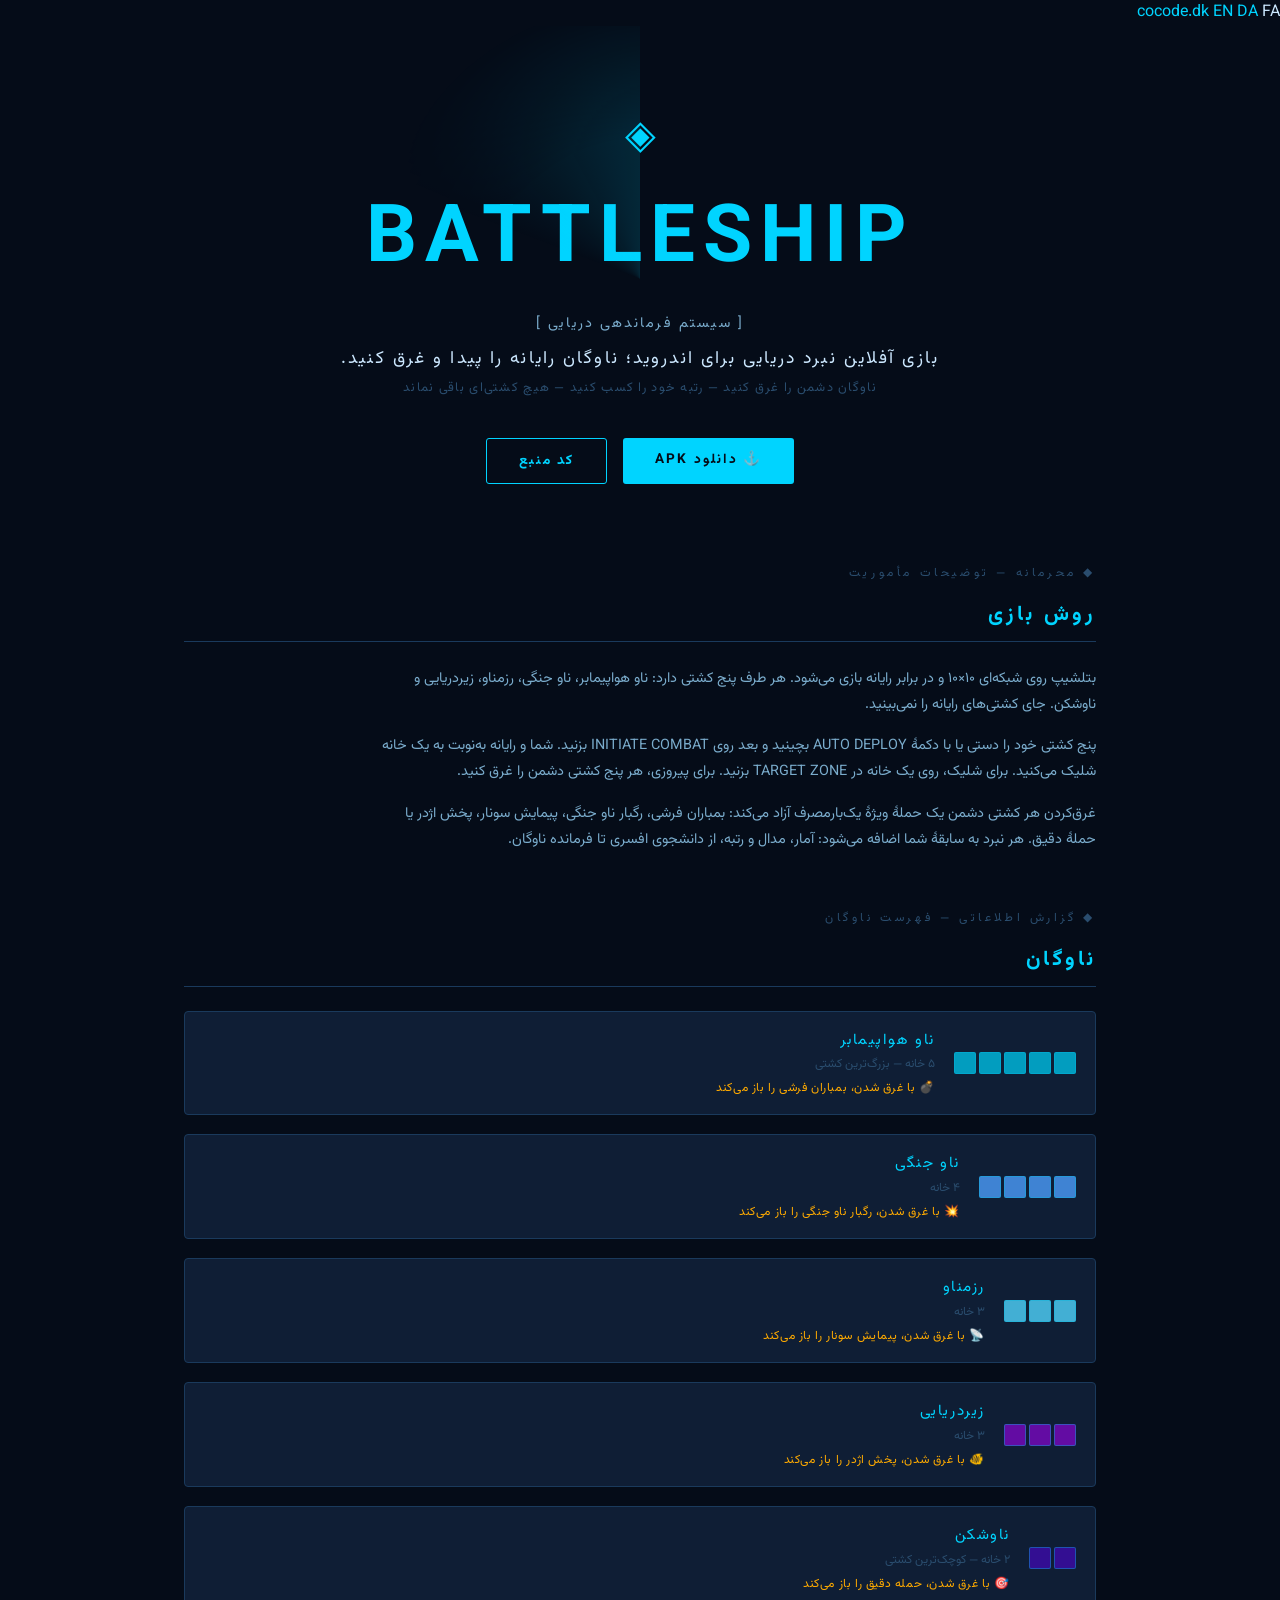
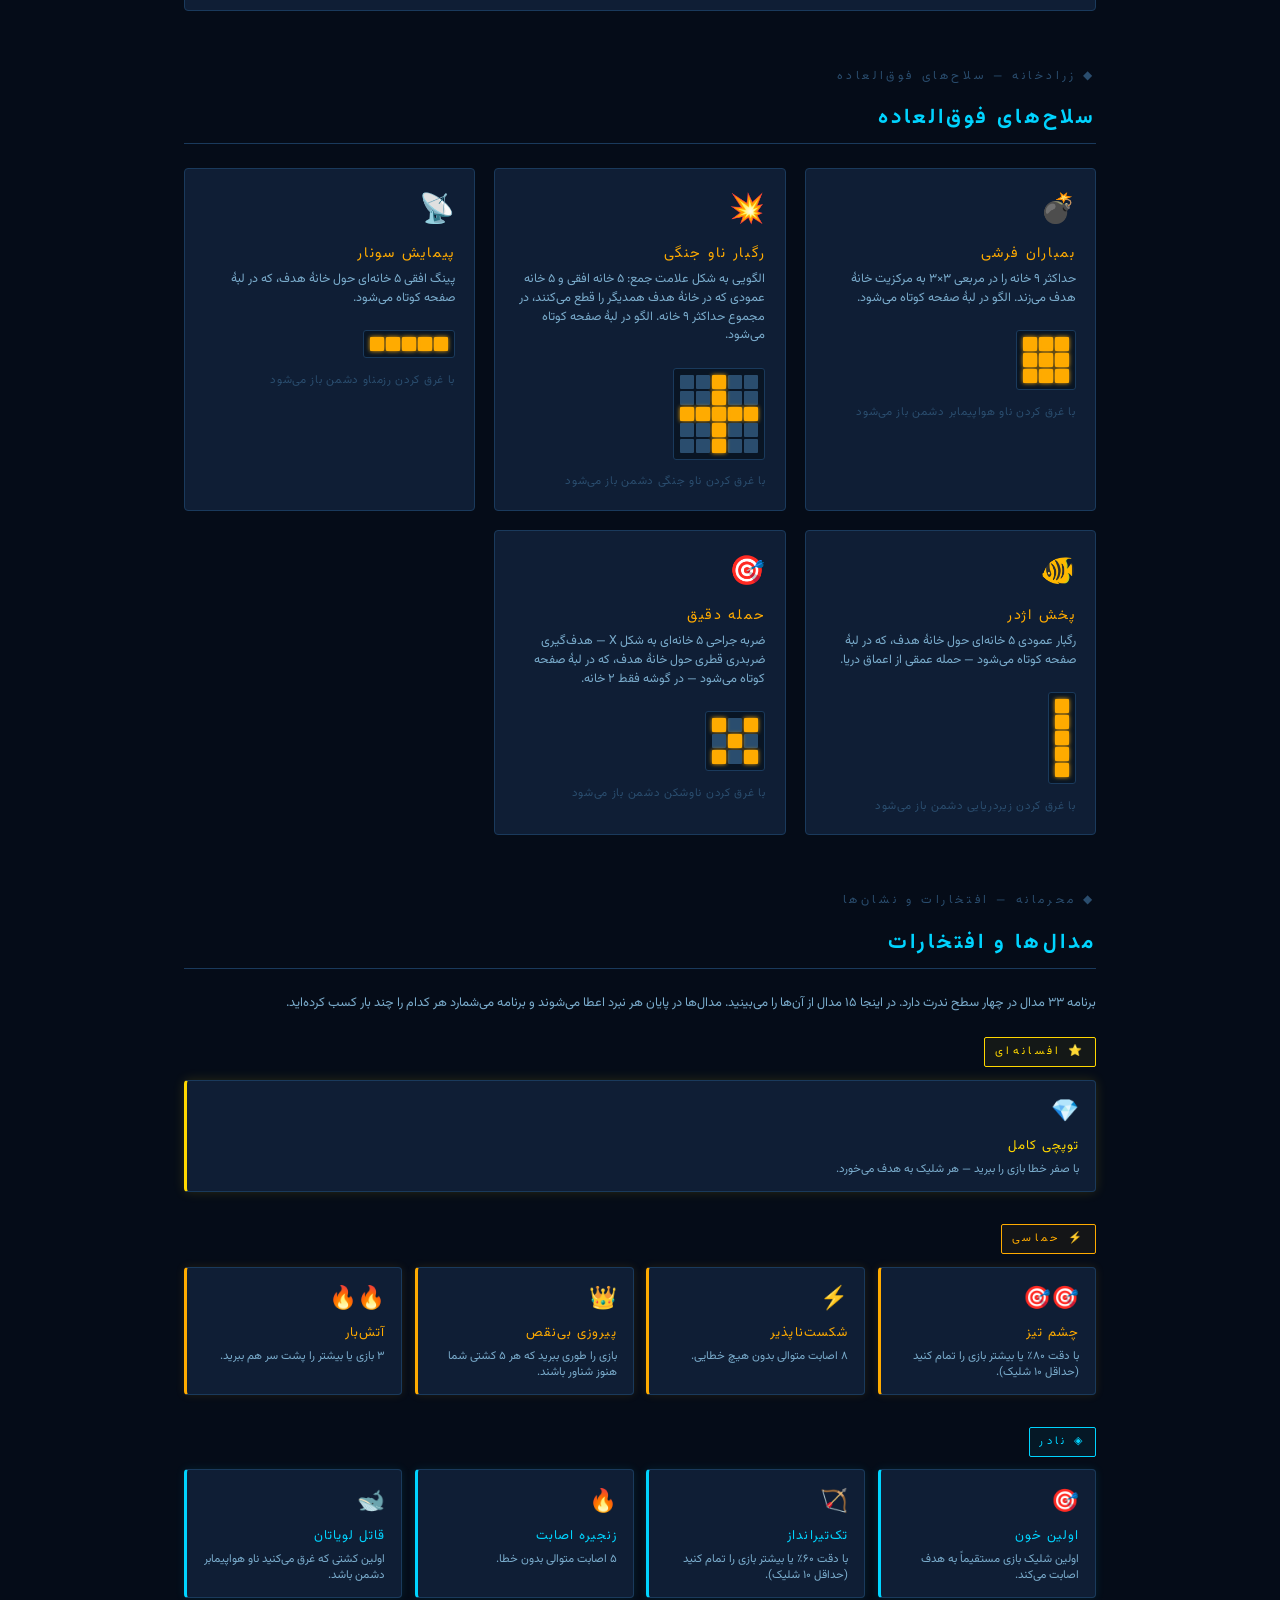
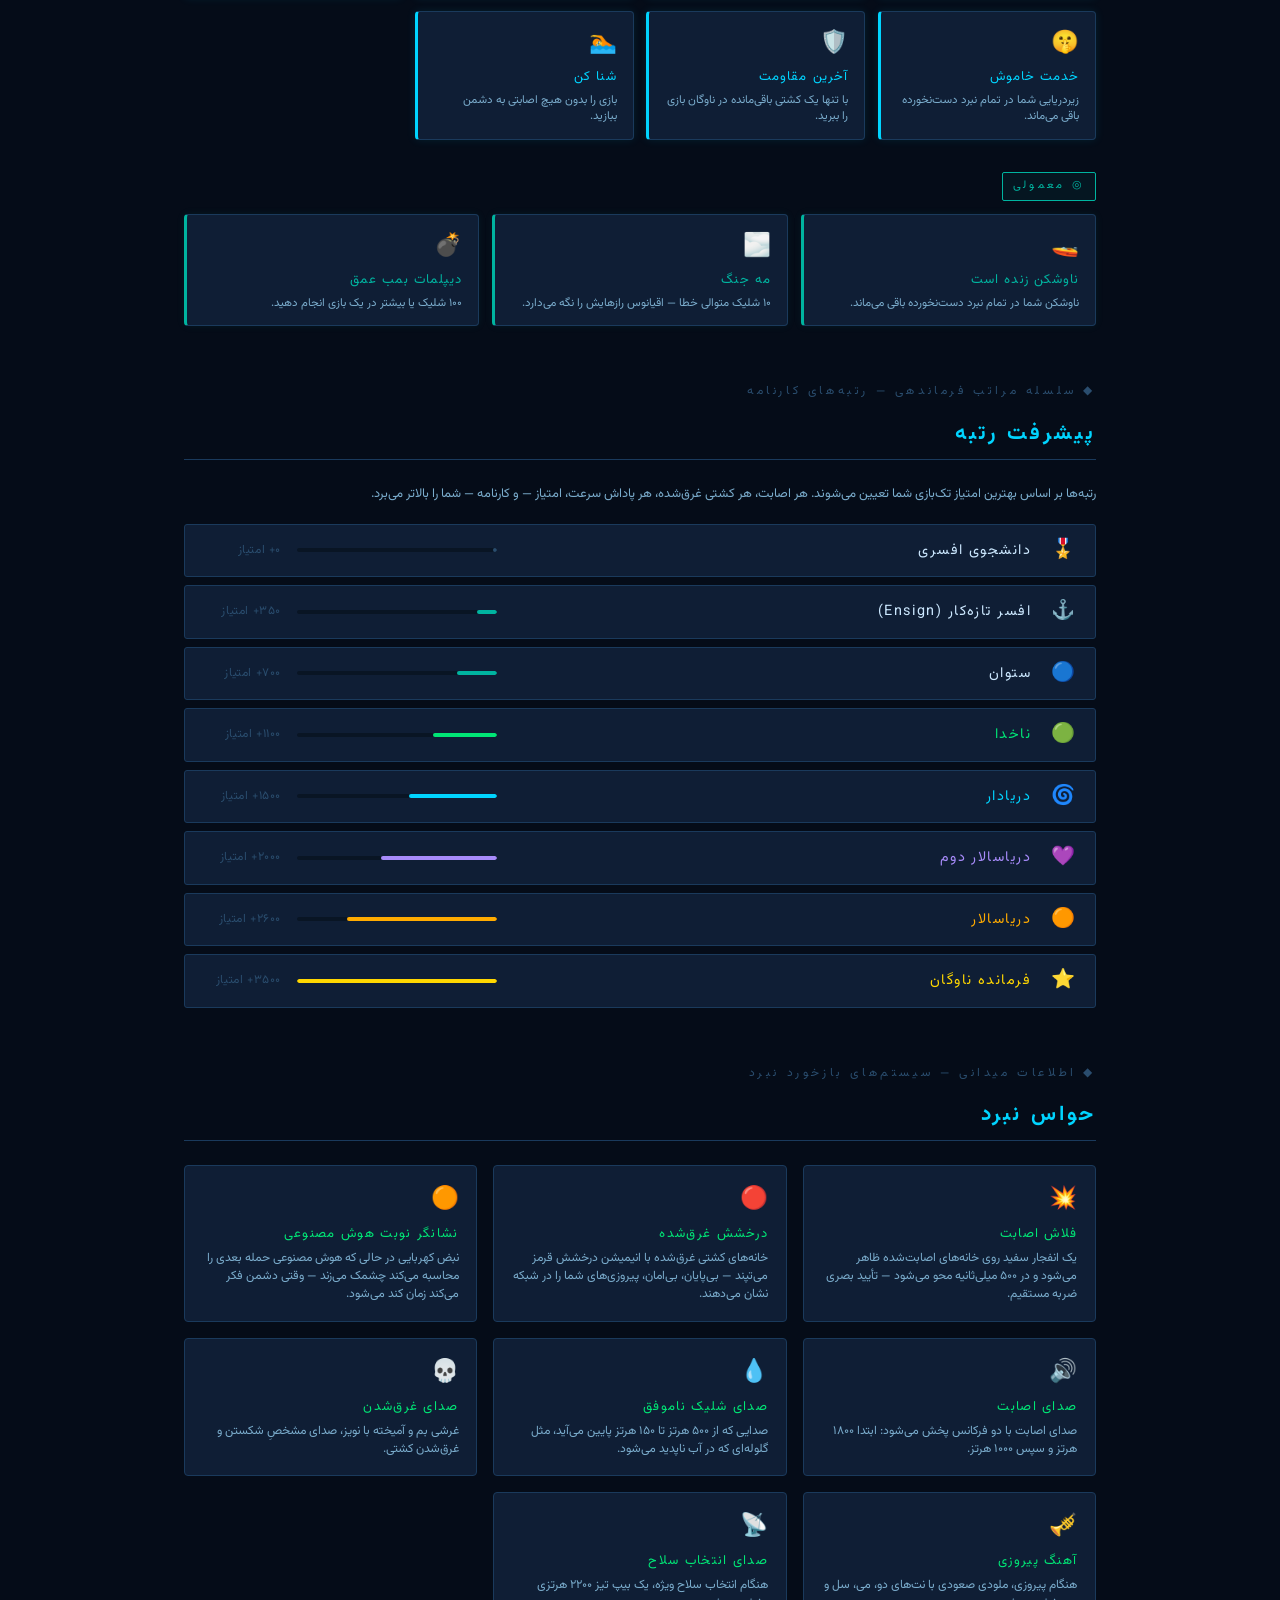
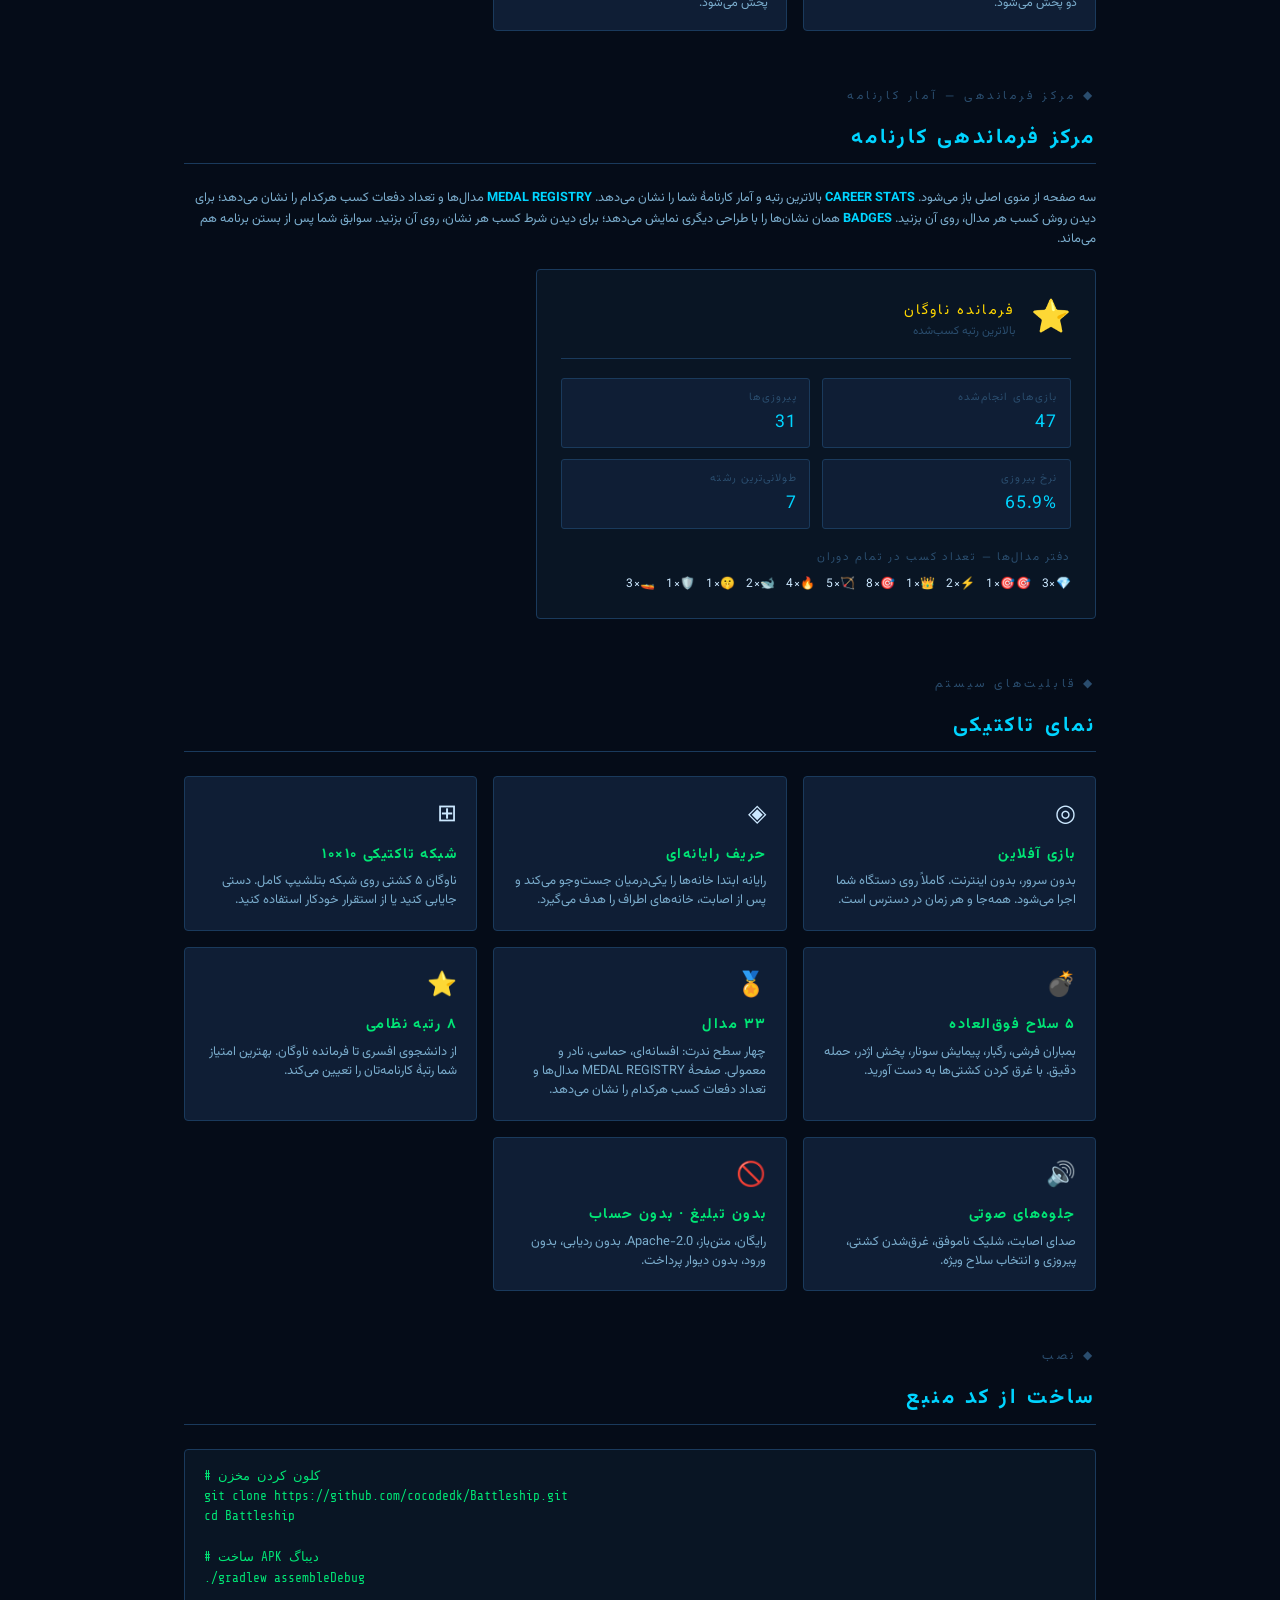
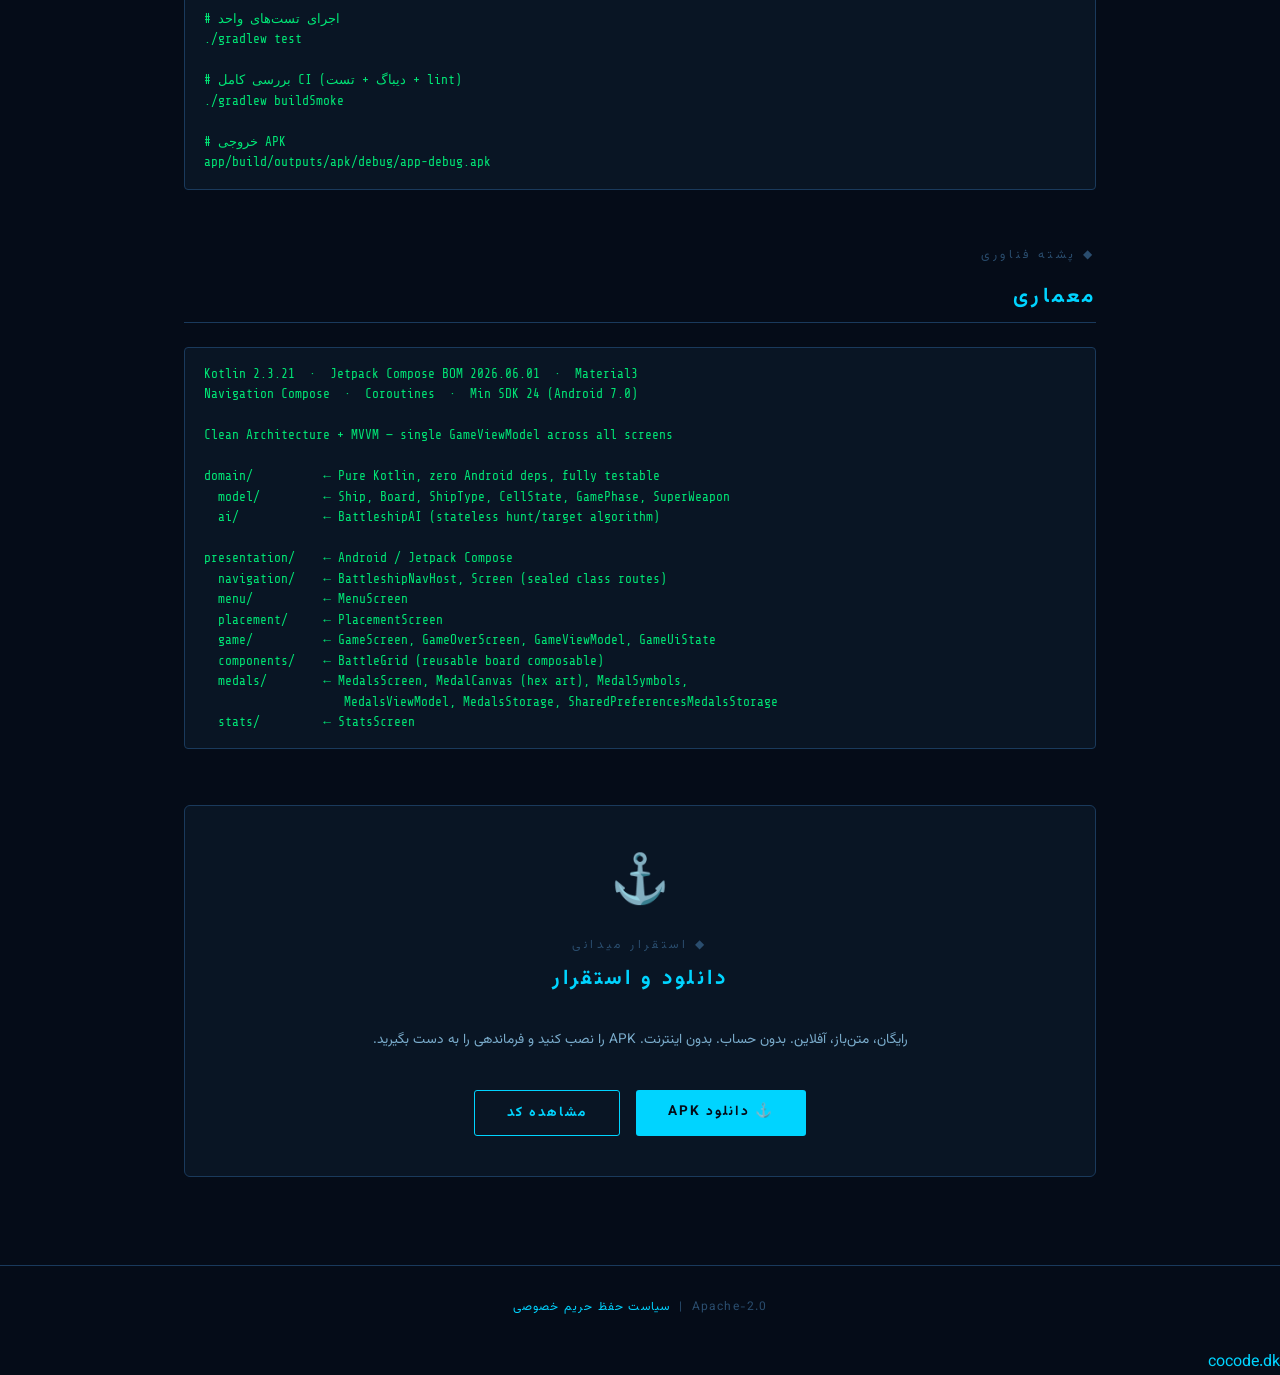
<file: website/fa/index.html>
<!DOCTYPE html>
<html lang="fa" dir="rtl">
<head>
  <meta charset="UTF-8"/>
  <meta name="viewport" content="width=device-width, initial-scale=1.0"/>
  <title>بتلشیپ — بازی فرماندهی دریایی برای اندروید</title>
  <meta name="description" content="بتلشیپ یک بازی اندرویدی رایگان و آفلاین است. نبرد دریایی تاکتیکی — ناوگان خود را مستقر کنید، ۵ سلاح فوق‌العاده را باز کنید، مدال کسب کنید، ۸ رتبه نظامی را طی کنید. بدون حساب کاربری، بدون اینترنت، بدون تبلیغات."/>
  <meta name="robots" content="index, follow"/>
  <link rel="canonical" href="https://battleship.cocode.dk/fa/"/>
  <meta property="og:type" content="website"/>
  <meta property="og:site_name" content="Battleship"/>
  <meta property="og:title" content="بتلشیپ — بازی فرماندهی دریایی برای اندروید"/>
  <meta property="og:description" content="نبرد دریایی تاکتیکی برای اندروید. ناوگان خود را مستقر کنید، دشمن را شکار کنید، سلاح‌های فوق‌العاده را باز کنید، مدال کسب کنید و رتبه نظامی بگیرید. بدون نیاز به اینترنت."/>
  <meta property="og:url" content="https://battleship.cocode.dk/fa/"/>
  <meta property="og:image" content="https://battleship.cocode.dk/og.png"/>
  <meta name="twitter:card" content="summary_large_image"/>
  <meta name="twitter:title" content="بتلشیپ — بازی فرماندهی دریایی برای اندروید"/>
  <meta name="twitter:image" content="https://battleship.cocode.dk/og.png"/>
  <meta property="og:image:width" content="1200" />
  <meta property="og:image:height" content="630" />
  <meta property="og:image:alt" content="بتلشیپ — بازی فرماندهی دریایی برای اندروید" />
  <meta property="og:locale" content="fa_IR" />
  <meta property="og:locale:alternate" content="en_US" />
  <meta name="twitter:description" content="نبرد دریایی تاکتیکی برای اندروید. ناوگان خود را مستقر کنید، دشمن را شکار کنید، سلاح‌های فوق‌العاده را باز کنید، مدال کسب کنید و رتبه نظامی بگیرید. بدون نیاز به اینترنت." />
  <meta name="twitter:image:alt" content="بتلشیپ — بازی فرماندهی دریایی برای اندروید" />
  <link rel="alternate" hreflang="en"        href="https://battleship.cocode.dk/" />
  <link rel="alternate" hreflang="da"        href="https://battleship.cocode.dk/da/" />
  <link rel="alternate" hreflang="fa"        href="https://battleship.cocode.dk/fa/" />
  <link rel="alternate" hreflang="x-default" href="https://battleship.cocode.dk/" />
  <link rel="icon" type="image/svg+xml" href="../favicon.svg"/>
  <link rel="preconnect" href="https://fonts.googleapis.com"/>
  <link href="https://fonts.googleapis.com/css2?family=Vazirmatn:wght@400;700&family=Share+Tech+Mono&display=swap" rel="stylesheet"/>
  <link rel="stylesheet" href="../styles.css"/>
  <link rel="stylesheet" href="../sonar.css"/>
  <link rel="stylesheet" href="https://brand.cocode.dk/v1.css">
  <script type="module" src="https://brand.cocode.dk/v1.js"></script>
  <style>
    [dir="rtl"] body { font-family: 'Vazirmatn', 'Tahoma', sans-serif; }
    [dir="rtl"] .code-block { direction: ltr; text-align: left; font-family: 'Share Tech Mono', monospace; }
  </style>
  <script type="application/ld+json">
  {
    "@context": "https://schema.org",
    "@type": "MobileApplication",
    "name": "بتلشیپ",
    "description": "بازی نبرد دریایی تاکتیکی برای اندروید. ناوگان را مستقر کنید، ۵ سلاح فوق‌العاده را باز کنید، مدال کسب کنید، ۸ رتبه نظامی را طی کنید. کاملاً آفلاین، بدون نیاز به حساب کاربری.",
    "url": "https://battleship.cocode.dk/fa/",
    "downloadUrl": "https://github.com/cocodedk/Battleship/releases/latest/download/Battleship.apk",
    "operatingSystem": "Android",
    "inLanguage": ["en", "da"],
    "offers": { "@type": "Offer", "price": "0", "priceCurrency": "USD" },
    "author": {
      "@type": "Person",
      "name": "بابک بندپی",
      "url": "https://cocode.dk",
      "sameAs": ["https://linkedin.com/in/babakbandpey", "https://github.com/cocodedk"]
    },
    "applicationFeature": [
      "5-ship fleet on 10×10 tactical grid",
      "Computer opponent that searches alternating squares and fires around a hit",
      "5 super weapons unlocked by sinking enemy ships",
      "33 medals across 4 rarity tiers",
      "8-rank career progression system",
      "Sound effects for hits, misses, sunken ships and victories",
      "Visual hit flash and sunk glow effects",
      "Career statistics and highest rank kept between games",
      "Fully offline — no network, no account, no ads"
    ]
  }
  </script>
</head>
<body>

<!-- The cocode.dk family frame. Without JavaScript its children show instead: a way home
     and the language links. -->
<cocode-head project="Battleship" accent="#00D4FF" on-accent="#050C18" dark>
  <a href="https://cocode.dk">cocode.dk</a>
  <a href="../" hreflang="en">EN</a>
  <a href="../da/" hreflang="da">DA</a>
  <span class="on">FA</span>
</cocode-head>

  <!-- ═══ HERO ═══ -->
  <header>
    <div class="sonar-ring"></div>
    <div class="sonar-ring"></div>
    <div class="sonar-sweep" aria-hidden="true"></div>
    <i class="sonar-contact" aria-hidden="true" style="--bearing:38deg;--range:150px;animation-delay:0.633s"></i>
    <i class="sonar-contact" aria-hidden="true" style="--bearing:122deg;--range:210px;animation-delay:2.033s"></i>
    <i class="sonar-contact" aria-hidden="true" style="--bearing:200deg;--range:95px;animation-delay:3.333s"></i>
    <i class="sonar-contact" aria-hidden="true" style="--bearing:262deg;--range:185px;animation-delay:4.367s"></i>
    <i class="sonar-contact" aria-hidden="true" style="--bearing:325deg;--range:240px;animation-delay:5.417s"></i>
    <span class="eyemark">◈</span>
    <h1>BATTLESHIP</h1>
    <p class="tagline">[ سیستم فرماندهی دریایی ]</p>
    <p class="hero-tagline-main">بازی آفلاین نبرد دریایی برای اندروید؛ ناوگان رایانه را پیدا و غرق کنید.</p>
    <p class="sub-tagline">ناوگان دشمن را غرق کنید — رتبه خود را کسب کنید — هیچ کشتی‌ای باقی نماند</p>
    <div class="cta-group">
      <a href="https://github.com/cocodedk/Battleship/releases/latest/download/Battleship.apk" class="btn btn-primary">⚓ دانلود APK</a>
      <a href="https://github.com/cocodedk/Battleship" class="btn btn-outline">کد منبع</a>
    </div>
  </header>

  <main>

    <!-- ═══ MISSION BRIEFING ═══ -->
    <section>
      <p class="section-label">◆ محرمانه — توضیحات مأموریت</p>
      <h2>روش بازی</h2>
      <div class="briefing-text">
        <p>بتلشیپ روی شبکه‌ای ۱۰×۱۰ و در برابر رایانه بازی می‌شود. هر طرف پنج کشتی دارد: ناو هواپیمابر، ناو جنگی، رزمناو، زیردریایی و ناوشکن. جای کشتی‌های رایانه را نمی‌بینید.</p>
        <p>پنج کشتی خود را دستی یا با دکمهٔ AUTO DEPLOY بچینید و بعد روی INITIATE COMBAT بزنید. شما و رایانه به‌نوبت به یک خانه شلیک می‌کنید. برای شلیک، روی یک خانه در TARGET ZONE بزنید. برای پیروزی، هر پنج کشتی دشمن را غرق کنید.</p>
        <p>غرق‌کردن هر کشتی دشمن یک حملهٔ ویژهٔ یک‌بارمصرف آزاد می‌کند: بمباران فرشی، رگبار ناو جنگی، پیمایش سونار، پخش اژدر یا حملهٔ دقیق. هر نبرد به سابقهٔ شما اضافه می‌شود: آمار، مدال و رتبه، از دانشجوی افسری تا فرمانده ناوگان.</p>
      </div>
    </section>

    <!-- ═══ THE FLEET ═══ -->
    <section>
      <p class="section-label">◆ گزارش اطلاعاتی — فهرست ناوگان</p>
      <h2>ناوگان</h2>
      <div class="fleet-list">

        <div class="ship-row">
          <div class="ship-display">
            <span class="ship-cell carrier"></span>
            <span class="ship-cell carrier"></span>
            <span class="ship-cell carrier"></span>
            <span class="ship-cell carrier"></span>
            <span class="ship-cell carrier"></span>
          </div>
          <div class="ship-info">
            <div class="ship-name">ناو هواپیمابر</div>
            <div class="ship-size">۵ خانه — بزرگ‌ترین کشتی</div>
            <div class="ship-unlock">💣 با غرق شدن، بمباران فرشی را باز می‌کند</div>
          </div>
        </div>

        <div class="ship-row">
          <div class="ship-display">
            <span class="ship-cell battleship"></span>
            <span class="ship-cell battleship"></span>
            <span class="ship-cell battleship"></span>
            <span class="ship-cell battleship"></span>
          </div>
          <div class="ship-info">
            <div class="ship-name">ناو جنگی</div>
            <div class="ship-size">۴ خانه</div>
            <div class="ship-unlock">💥 با غرق شدن، رگبار ناو جنگی را باز می‌کند</div>
          </div>
        </div>

        <div class="ship-row">
          <div class="ship-display">
            <span class="ship-cell cruiser"></span>
            <span class="ship-cell cruiser"></span>
            <span class="ship-cell cruiser"></span>
          </div>
          <div class="ship-info">
            <div class="ship-name">رزمناو</div>
            <div class="ship-size">۳ خانه</div>
            <div class="ship-unlock">📡 با غرق شدن، پیمایش سونار را باز می‌کند</div>
          </div>
        </div>

        <div class="ship-row">
          <div class="ship-display">
            <span class="ship-cell submarine"></span>
            <span class="ship-cell submarine"></span>
            <span class="ship-cell submarine"></span>
          </div>
          <div class="ship-info">
            <div class="ship-name">زیردریایی</div>
            <div class="ship-size">۳ خانه</div>
            <div class="ship-unlock">🐠 با غرق شدن، پخش اژدر را باز می‌کند</div>
          </div>
        </div>

        <div class="ship-row">
          <div class="ship-display">
            <span class="ship-cell destroyer"></span>
            <span class="ship-cell destroyer"></span>
          </div>
          <div class="ship-info">
            <div class="ship-name">ناوشکن</div>
            <div class="ship-size">۲ خانه — کوچک‌ترین کشتی</div>
            <div class="ship-unlock">🎯 با غرق شدن، حمله دقیق را باز می‌کند</div>
          </div>
        </div>

      </div>
    </section>

    <!-- ═══ SUPER WEAPONS ═══ -->
    <section>
      <p class="section-label">◆ زرادخانه — سلاح‌های فوق‌العاده</p>
      <h2>سلاح‌های فوق‌العاده</h2>
      <div class="weapons-grid">

        <div class="weapon-card">
          <span class="weapon-icon">💣</span>
          <div class="weapon-name">بمباران فرشی</div>
          <div class="weapon-desc">حداکثر ۹ خانه را در مربعی ۳×۳ به مرکزیت خانهٔ هدف می‌زند. الگو در لبهٔ صفحه کوتاه می‌شود.</div>
          <div class="weapon-pattern">
            <div class="weapon-pattern-row">
              <div class="wp-cell hit"></div><div class="wp-cell hit"></div><div class="wp-cell hit"></div>
            </div>
            <div class="weapon-pattern-row">
              <div class="wp-cell hit"></div><div class="wp-cell hit"></div><div class="wp-cell hit"></div>
            </div>
            <div class="weapon-pattern-row">
              <div class="wp-cell hit"></div><div class="wp-cell hit"></div><div class="wp-cell hit"></div>
            </div>
          </div>
          <div class="weapon-unlock">با غرق کردن ناو هواپیمابر دشمن باز می‌شود</div>
        </div>

        <div class="weapon-card">
          <span class="weapon-icon">💥</span>
          <div class="weapon-name">رگبار ناو جنگی</div>
          <div class="weapon-desc">الگویی به شکل علامت جمع: ۵ خانه افقی و ۵ خانه عمودی که در خانهٔ هدف همدیگر را قطع می‌کنند، در مجموع حداکثر ۹ خانه. الگو در لبهٔ صفحه کوتاه می‌شود.</div>
          <div class="weapon-pattern">
            <div class="weapon-pattern-row">
              <div class="wp-cell"></div><div class="wp-cell"></div><div class="wp-cell hit"></div><div class="wp-cell"></div><div class="wp-cell"></div>
            </div>
            <div class="weapon-pattern-row">
              <div class="wp-cell"></div><div class="wp-cell"></div><div class="wp-cell hit"></div><div class="wp-cell"></div><div class="wp-cell"></div>
            </div>
            <div class="weapon-pattern-row">
              <div class="wp-cell hit"></div><div class="wp-cell hit"></div><div class="wp-cell hit"></div><div class="wp-cell hit"></div><div class="wp-cell hit"></div>
            </div>
            <div class="weapon-pattern-row">
              <div class="wp-cell"></div><div class="wp-cell"></div><div class="wp-cell hit"></div><div class="wp-cell"></div><div class="wp-cell"></div>
            </div>
            <div class="weapon-pattern-row">
              <div class="wp-cell"></div><div class="wp-cell"></div><div class="wp-cell hit"></div><div class="wp-cell"></div><div class="wp-cell"></div>
            </div>
          </div>
          <div class="weapon-unlock">با غرق کردن ناو جنگی دشمن باز می‌شود</div>
        </div>

        <div class="weapon-card">
          <span class="weapon-icon">📡</span>
          <div class="weapon-name">پیمایش سونار</div>
          <div class="weapon-desc">پینگ افقی ۵ خانه‌ای حول خانهٔ هدف، که در لبهٔ صفحه کوتاه می‌شود.</div>
          <div class="weapon-pattern">
            <div class="weapon-pattern-row">
              <div class="wp-cell hit"></div><div class="wp-cell hit"></div><div class="wp-cell hit"></div><div class="wp-cell hit"></div><div class="wp-cell hit"></div>
            </div>
          </div>
          <div class="weapon-unlock">با غرق کردن رزمناو دشمن باز می‌شود</div>
        </div>

        <div class="weapon-card">
          <span class="weapon-icon">🐠</span>
          <div class="weapon-name">پخش اژدر</div>
          <div class="weapon-desc">رگبار عمودی ۵ خانه‌ای حول خانهٔ هدف، که در لبهٔ صفحه کوتاه می‌شود — حمله عمقی از اعماق دریا.</div>
          <div class="weapon-pattern">
            <div class="weapon-pattern-row"><div class="wp-cell hit"></div></div>
            <div class="weapon-pattern-row"><div class="wp-cell hit"></div></div>
            <div class="weapon-pattern-row"><div class="wp-cell hit"></div></div>
            <div class="weapon-pattern-row"><div class="wp-cell hit"></div></div>
            <div class="weapon-pattern-row"><div class="wp-cell hit"></div></div>
          </div>
          <div class="weapon-unlock">با غرق کردن زیردریایی دشمن باز می‌شود</div>
        </div>

        <div class="weapon-card">
          <span class="weapon-icon">🎯</span>
          <div class="weapon-name">حمله دقیق</div>
          <div class="weapon-desc">ضربه جراحی ۵ خانه‌ای به شکل X — هدف‌گیری ضربدری قطری حول خانهٔ هدف، که در لبهٔ صفحه کوتاه می‌شود — در گوشه فقط ۲ خانه.</div>
          <div class="weapon-pattern">
            <div class="weapon-pattern-row">
              <div class="wp-cell hit"></div><div class="wp-cell"></div><div class="wp-cell hit"></div>
            </div>
            <div class="weapon-pattern-row">
              <div class="wp-cell"></div><div class="wp-cell hit"></div><div class="wp-cell"></div>
            </div>
            <div class="weapon-pattern-row">
              <div class="wp-cell hit"></div><div class="wp-cell"></div><div class="wp-cell hit"></div>
            </div>
          </div>
          <div class="weapon-unlock">با غرق کردن ناوشکن دشمن باز می‌شود</div>
        </div>

      </div>
    </section>

    <!-- ═══ MEDALS & HONOURS ═══ -->
    <section>
      <p class="section-label">◆ محرمانه — افتخارات و نشان‌ها</p>
      <h2>مدال‌ها و افتخارات</h2>
      <p style="color:var(--text-secondary);font-size:0.8rem;margin-bottom:1.5rem;">برنامه ۳۳ مدال در چهار سطح ندرت دارد. در اینجا ۱۵ مدال از آن‌ها را می‌بینید. مدال‌ها در پایان هر نبرد اعطا می‌شوند و برنامه می‌شمارد هر کدام را چند بار کسب کرده‌اید.</p>

      <div class="medals-tier">
        <div class="tier-label tier-legendary">⭐ افسانه‌ای</div>
        <div class="medals-row">
          <div class="medal-card medal-legendary">
            <span class="medal-icon">💎</span>
            <div class="medal-name">توپچی کامل</div>
            <div class="medal-condition">با صفر خطا بازی را ببرید — هر شلیک به هدف می‌خورد.</div>
          </div>
        </div>
      </div>

      <div class="medals-tier">
        <div class="tier-label tier-epic">⚡ حماسی</div>
        <div class="medals-row">
          <div class="medal-card medal-epic">
            <span class="medal-icon">🎯🎯</span>
            <div class="medal-name">چشم تیز</div>
            <div class="medal-condition">با دقت ۸۰٪ یا بیشتر بازی را تمام کنید (حداقل ۱۰ شلیک).</div>
          </div>
          <div class="medal-card medal-epic">
            <span class="medal-icon">⚡</span>
            <div class="medal-name">شکست‌ناپذیر</div>
            <div class="medal-condition">۸ اصابت متوالی بدون هیچ خطایی.</div>
          </div>
          <div class="medal-card medal-epic">
            <span class="medal-icon">👑</span>
            <div class="medal-name">پیروزی بی‌نقص</div>
            <div class="medal-condition">بازی را طوری ببرید که هر ۵ کشتی شما هنوز شناور باشند.</div>
          </div>
          <div class="medal-card medal-epic">
            <span class="medal-icon">🔥🔥</span>
            <div class="medal-name">آتش‌بار</div>
            <div class="medal-condition">۳ بازی یا بیشتر را پشت سر هم ببرید.</div>
          </div>
        </div>
      </div>

      <div class="medals-tier">
        <div class="tier-label tier-rare">◈ نادر</div>
        <div class="medals-row">
          <div class="medal-card medal-rare">
            <span class="medal-icon">🎯</span>
            <div class="medal-name">اولین خون</div>
            <div class="medal-condition">اولین شلیک بازی مستقیماً به هدف اصابت می‌کند.</div>
          </div>
          <div class="medal-card medal-rare">
            <span class="medal-icon">🏹</span>
            <div class="medal-name">تک‌تیرانداز</div>
            <div class="medal-condition">با دقت ۶۰٪ یا بیشتر بازی را تمام کنید (حداقل ۱۰ شلیک).</div>
          </div>
          <div class="medal-card medal-rare">
            <span class="medal-icon">🔥</span>
            <div class="medal-name">زنجیره اصابت</div>
            <div class="medal-condition">۵ اصابت متوالی بدون خطا.</div>
          </div>
          <div class="medal-card medal-rare">
            <span class="medal-icon">🐋</span>
            <div class="medal-name">قاتل لویاتان</div>
            <div class="medal-condition">اولین کشتی که غرق می‌کنید ناو هواپیمابر دشمن باشد.</div>
          </div>
          <div class="medal-card medal-rare">
            <span class="medal-icon">🤫</span>
            <div class="medal-name">خدمت خاموش</div>
            <div class="medal-condition">زیردریایی شما در تمام نبرد دست‌نخورده باقی می‌ماند.</div>
          </div>
          <div class="medal-card medal-rare">
            <span class="medal-icon">🛡️</span>
            <div class="medal-name">آخرین مقاومت</div>
            <div class="medal-condition">با تنها یک کشتی باقی‌مانده در ناوگان بازی را ببرید.</div>
          </div>
          <div class="medal-card medal-rare">
            <span class="medal-icon">🏊</span>
            <div class="medal-name">شنا کن</div>
            <div class="medal-condition">بازی را بدون هیچ اصابتی به دشمن ببازید.</div>
          </div>
        </div>
      </div>

      <div class="medals-tier">
        <div class="tier-label tier-common">◎ معمولی</div>
        <div class="medals-row">
          <div class="medal-card medal-common">
            <span class="medal-icon">🚤</span>
            <div class="medal-name">ناوشکن زنده است</div>
            <div class="medal-condition">ناوشکن شما در تمام نبرد دست‌نخورده باقی می‌ماند.</div>
          </div>
          <div class="medal-card medal-common">
            <span class="medal-icon">🌫️</span>
            <div class="medal-name">مه جنگ</div>
            <div class="medal-condition">۱۰ شلیک متوالی خطا — اقیانوس رازهایش را نگه می‌دارد.</div>
          </div>
          <div class="medal-card medal-common">
            <span class="medal-icon">💣</span>
            <div class="medal-name">دیپلمات بمب عمق</div>
            <div class="medal-condition">۱۰۰ شلیک یا بیشتر در یک بازی انجام دهید.</div>
          </div>
        </div>
      </div>

    </section>

    <!-- ═══ RANK PROGRESSION ═══ -->
    <section>
      <p class="section-label">◆ سلسله مراتب فرماندهی — رتبه‌های کارنامه</p>
      <h2>پیشرفت رتبه</h2>
      <p style="color:var(--text-secondary);font-size:0.8rem;margin-bottom:1.2rem;">رتبه‌ها بر اساس بهترین امتیاز تک‌بازی شما تعیین می‌شوند. هر اصابت، هر کشتی غرق‌شده، هر پاداش سرعت، امتیاز — و کارنامه — شما را بالاتر می‌برد.</p>
      <div class="rank-ladder">

        <div class="rank-row">
          <span class="rank-insignia">🎖️</span>
          <span class="rank-name">دانشجوی افسری</span>
          <div class="rank-bar-wrap"><div class="rank-bar" style="width:2%;background:var(--text-dim)"></div></div>
          <span class="rank-score">۰+ امتیاز</span>
        </div>

        <div class="rank-row">
          <span class="rank-insignia">⚓</span>
          <span class="rank-name">افسر تازه‌کار (Ensign)</span>
          <div class="rank-bar-wrap"><div class="rank-bar" style="width:10%;background:var(--teal)"></div></div>
          <span class="rank-score">۳۵۰+ امتیاز</span>
        </div>

        <div class="rank-row">
          <span class="rank-insignia">🔵</span>
          <span class="rank-name">ستوان</span>
          <div class="rank-bar-wrap"><div class="rank-bar" style="width:20%;background:var(--teal)"></div></div>
          <span class="rank-score">۷۰۰+ امتیاز</span>
        </div>

        <div class="rank-row rank-captain">
          <span class="rank-insignia">🟢</span>
          <span class="rank-name">ناخدا</span>
          <div class="rank-bar-wrap"><div class="rank-bar" style="width:32%;background:var(--green)"></div></div>
          <span class="rank-score">۱۱۰۰+ امتیاز</span>
        </div>

        <div class="rank-row rank-commodore">
          <span class="rank-insignia">🌀</span>
          <span class="rank-name">دریادار</span>
          <div class="rank-bar-wrap"><div class="rank-bar" style="width:44%;background:var(--cyan)"></div></div>
          <span class="rank-score">۱۵۰۰+ امتیاز</span>
        </div>

        <div class="rank-row rank-vice-admiral">
          <span class="rank-insignia">💜</span>
          <span class="rank-name">دریاسالار دوم</span>
          <div class="rank-bar-wrap"><div class="rank-bar" style="width:58%;background:#A78BFA"></div></div>
          <span class="rank-score">۲۰۰۰+ امتیاز</span>
        </div>

        <div class="rank-row rank-admiral">
          <span class="rank-insignia">🟠</span>
          <span class="rank-name">دریاسالار</span>
          <div class="rank-bar-wrap"><div class="rank-bar" style="width:75%;background:var(--amber)"></div></div>
          <span class="rank-score">۲۶۰۰+ امتیاز</span>
        </div>

        <div class="rank-row rank-fleet-admiral">
          <span class="rank-insignia">⭐</span>
          <span class="rank-name">فرمانده ناوگان</span>
          <div class="rank-bar-wrap"><div class="rank-bar" style="width:100%;background:var(--gold)"></div></div>
          <span class="rank-score">۳۵۰۰+ امتیاز</span>
        </div>

      </div>
    </section>

    <!-- ═══ SENSES OF WAR ═══ -->
    <section>
      <p class="section-label">◆ اطلاعات میدانی — سیستم‌های بازخورد نبرد</p>
      <h2>حواس نبرد</h2>
      <div class="senses-grid">

        <div class="sense-card">
          <span class="sense-icon">💥</span>
          <div class="sense-title">فلاش اصابت</div>
          <div class="sense-desc">یک انفجار سفید روی خانه‌های اصابت‌شده ظاهر می‌شود و در ۵۰۰ میلی‌ثانیه محو می‌شود — تأیید بصری ضربه مستقیم.</div>
        </div>

        <div class="sense-card">
          <span class="sense-icon">🔴</span>
          <div class="sense-title">درخشش غرق‌شده</div>
          <div class="sense-desc">خانه‌های کشتی غرق‌شده با انیمیشن درخشش قرمز می‌تپند — بی‌پایان، بی‌امان، پیروزی‌های شما را در شبکه نشان می‌دهند.</div>
        </div>

        <div class="sense-card">
          <span class="sense-icon">🟠</span>
          <div class="sense-title">نشانگر نوبت هوش مصنوعی</div>
          <div class="sense-desc">نبض کهربایی در حالی که هوش مصنوعی حمله بعدی را محاسبه می‌کند چشمک می‌زند — وقتی دشمن فکر می‌کند زمان کند می‌شود.</div>
        </div>

        <div class="sense-card">
          <span class="sense-icon">🔊</span>
          <div class="sense-title">صدای اصابت</div>
          <div class="sense-desc">صدای اصابت با دو فرکانس پخش می‌شود: ابتدا ۱۸۰۰ هرتز و سپس ۱۰۰۰ هرتز.</div>
        </div>

        <div class="sense-card">
          <span class="sense-icon">💧</span>
          <div class="sense-title">صدای شلیک ناموفق</div>
          <div class="sense-desc">صدایی که از ۵۰۰ هرتز تا ۱۵۰ هرتز پایین می‌آید، مثل گلوله‌ای که در آب ناپدید می‌شود.</div>
        </div>

        <div class="sense-card">
          <span class="sense-icon">💀</span>
          <div class="sense-title">صدای غرق‌شدن</div>
          <div class="sense-desc">غرشی بم و آمیخته با نویز، صدای مشخصِ شکستن و غرق‌شدن کشتی.</div>
        </div>

        <div class="sense-card">
          <span class="sense-icon">🎺</span>
          <div class="sense-title">آهنگ پیروزی</div>
          <div class="sense-desc">هنگام پیروزی، ملودی صعودی با نت‌های دو، می، سل و دو پخش می‌شود.</div>
        </div>

        <div class="sense-card">
          <span class="sense-icon">📡</span>
          <div class="sense-title">صدای انتخاب سلاح</div>
          <div class="sense-desc">هنگام انتخاب سلاح ویژه، یک بیپ تیز ۲۲۰۰ هرتزی پخش می‌شود.</div>
        </div>

      </div>
    </section>

    <!-- ═══ CAREER COMMAND ═══ -->
    <section>
      <p class="section-label">◆ مرکز فرماندهی — آمار کارنامه</p>
      <h2>مرکز فرماندهی کارنامه</h2>
      <p style="color:var(--text-secondary);font-size:0.8rem;margin-bottom:1.2rem;">سه صفحه از منوی اصلی باز می‌شود. <strong style="color:var(--cyan)">CAREER STATS</strong> بالاترین رتبه و آمار کارنامهٔ شما را نشان می‌دهد. <strong style="color:var(--cyan)">MEDAL REGISTRY</strong> مدال‌ها و تعداد دفعات کسب هرکدام را نشان می‌دهد؛ برای دیدن روش کسب هر مدال، روی آن بزنید. <strong style="color:var(--cyan)">BADGES</strong> همان نشان‌ها را با طراحی دیگری نمایش می‌دهد؛ برای دیدن شرط کسب هر نشان، روی آن بزنید. سوابق شما پس از بستن برنامه هم می‌ماند.</p>
      <div class="career-panel">
        <div class="career-header">
          <span class="career-rank-badge">⭐</span>
          <div>
            <div class="career-rank-name">فرمانده ناوگان</div>
            <div class="career-rank-sub">بالاترین رتبه کسب‌شده</div>
          </div>
        </div>
        <div class="mock-stats">
          <div class="mock-stat">
            <div class="mock-stat-label">بازی‌های انجام‌شده</div>
            <div class="mock-stat-value">47</div>
          </div>
          <div class="mock-stat">
            <div class="mock-stat-label">پیروزی‌ها</div>
            <div class="mock-stat-value">31</div>
          </div>
          <div class="mock-stat">
            <div class="mock-stat-label">نرخ پیروزی</div>
            <div class="mock-stat-value">65.9%</div>
          </div>
          <div class="mock-stat">
            <div class="mock-stat-label">طولانی‌ترین رشته</div>
            <div class="mock-stat-value">7</div>
          </div>
        </div>
        <div class="career-medals-label">دفتر مدال‌ها — تعداد کسب در تمام دوران</div>
        <div class="career-medals-row" style="font-size:0.75rem;letter-spacing:0.5px;">
          💎×3 &nbsp; 🎯🎯×1 &nbsp; ⚡×2 &nbsp; 👑×1 &nbsp; 🎯×8 &nbsp; 🏹×5 &nbsp; 🔥×4 &nbsp; 🐋×2 &nbsp; 🤫×1 &nbsp; 🛡️×1 &nbsp; 🚤×3
        </div>
      </div>
    </section>

    <!-- ═══ TACTICAL OVERVIEW ═══ -->
    <section>
      <p class="section-label">◆ قابلیت‌های سیستم</p>
      <h2>نمای تاکتیکی</h2>
      <div class="features">
        <div class="feature-card">
          <span class="icon">◎</span>
          <h3>بازی آفلاین</h3>
          <p>بدون سرور، بدون اینترنت. کاملاً روی دستگاه شما اجرا می‌شود. همه‌جا و هر زمان در دسترس است.</p>
        </div>
        <div class="feature-card">
          <span class="icon">◈</span>
          <h3>حریف رایانه‌ای</h3>
          <p>رایانه ابتدا خانه‌ها را یکی‌درمیان جست‌وجو می‌کند و پس از اصابت، خانه‌های اطراف را هدف می‌گیرد.</p>
        </div>
        <div class="feature-card">
          <span class="icon">⊞</span>
          <h3>شبکه تاکتیکی ۱۰×۱۰</h3>
          <p>ناوگان ۵ کشتی روی شبکه بتلشیپ کامل. دستی جایابی کنید یا از استقرار خودکار استفاده کنید.</p>
        </div>
        <div class="feature-card">
          <span class="icon">💣</span>
          <h3>۵ سلاح فوق‌العاده</h3>
          <p>بمباران فرشی، رگبار، پیمایش سونار، پخش اژدر، حمله دقیق. با غرق کردن کشتی‌ها به دست آورید.</p>
        </div>
        <div class="feature-card">
          <span class="icon">🏅</span>
          <h3>۳۳ مدال</h3>
          <p>چهار سطح ندرت: افسانه‌ای، حماسی، نادر و معمولی. صفحهٔ MEDAL REGISTRY مدال‌ها و تعداد دفعات کسب هرکدام را نشان می‌دهد.</p>
        </div>
        <div class="feature-card">
          <span class="icon">⭐</span>
          <h3>۸ رتبه نظامی</h3>
          <p>از دانشجوی افسری تا فرمانده ناوگان. بهترین امتیاز شما رتبهٔ کارنامه‌تان را تعیین می‌کند.</p>
        </div>
        <div class="feature-card">
          <span class="icon">🔊</span>
          <h3>جلوه‌های صوتی</h3>
          <p>صدای اصابت، شلیک ناموفق، غرق‌شدن کشتی، پیروزی و انتخاب سلاح ویژه.</p>
        </div>
        <div class="feature-card">
          <span class="icon">🚫</span>
          <h3>بدون تبلیغ · بدون حساب</h3>
          <p>رایگان، متن‌باز، Apache-2.0. بدون ردیابی، بدون ورود، بدون دیوار پرداخت.</p>
        </div>
      </div>
    </section>

    <!-- ═══ BUILD FROM SOURCE ═══ -->
    <section>
      <p class="section-label">◆ نصب</p>
      <h2>ساخت از کد منبع</h2>
      <div class="code-block"># کلون کردن مخزن
git clone https://github.com/cocodedk/Battleship.git
cd Battleship

# ساخت APK دیباگ
./gradlew assembleDebug

# اجرای تست‌های واحد
./gradlew test

# بررسی کامل CI (دیباگ + تست + lint)
./gradlew buildSmoke

# خروجی APK
app/build/outputs/apk/debug/app-debug.apk</div>
    </section>

    <!-- ═══ ARCHITECTURE ═══ -->
    <section>
      <p class="section-label">◆ پشته فناوری</p>
      <h2>معماری</h2>
      <div class="code-block">Kotlin 2.3.21  ·  Jetpack Compose BOM 2026.06.01  ·  Material3
Navigation Compose  ·  Coroutines  ·  Min SDK 24 (Android 7.0)

Clean Architecture + MVVM — single GameViewModel across all screens

domain/          ← Pure Kotlin, zero Android deps, fully testable
  model/         ← Ship, Board, ShipType, CellState, GamePhase, SuperWeapon
  ai/            ← BattleshipAI (stateless hunt/target algorithm)

presentation/    ← Android / Jetpack Compose
  navigation/    ← BattleshipNavHost, Screen (sealed class routes)
  menu/          ← MenuScreen
  placement/     ← PlacementScreen
  game/          ← GameScreen, GameOverScreen, GameViewModel, GameUiState
  components/    ← BattleGrid (reusable board composable)
  medals/        ← MedalsScreen, MedalCanvas (hex art), MedalSymbols,
                    MedalsViewModel, MedalsStorage, SharedPreferencesMedalsStorage
  stats/         ← StatsScreen</div>
    </section>

    <!-- ═══ DOWNLOAD CTA ═══ -->
    <section class="download-section">
      <span class="download-eyemark">⚓</span>
      <p class="section-label" style="margin-bottom:0.5rem;">◆ استقرار میدانی</p>
      <h2>دانلود و استقرار</h2>
      <p class="download-desc">رایگان، متن‌باز، آفلاین. بدون حساب. بدون اینترنت. APK را نصب کنید و فرماندهی را به دست بگیرید.</p>
      <div class="cta-group">
        <a href="https://github.com/cocodedk/Battleship/releases/latest/download/Battleship.apk" class="btn btn-primary">⚓ دانلود APK</a>
        <a href="https://github.com/cocodedk/Battleship" class="btn btn-outline">مشاهده کد</a>
      </div>
    </section>

  </main>

  <footer>
    <p>Apache-2.0 &nbsp;|&nbsp; <a href="../privacy/">سیاست حفظ حریم خصوصی</a></p>
  </footer>

<cocode-foot repo="cocodedk/Battleship" dark>
  <a href="https://cocode.dk">cocode.dk</a>
</cocode-foot>
</body>
</html>
</file>
<file: website/styles.css>
:root {
  --bg: #050C18;
  --surface: #091524;
  --card: #0F1E35;
  --border: #1A3A5C;
  --cyan: #00D4FF;
  --green: #00E676;
  --red: #FF3D3D;
  --amber: #FFAB00;
  --text: #CCE8FF;
  --text-secondary: #7AACCC;
  --text-dim: #2A4D6E;
  --gold: #FFD700;
  --teal: #00B4A0;
}

*, *::before, *::after { box-sizing: border-box; margin: 0; padding: 0; }

body {
  font-family: 'Share Tech Mono', 'Courier New', monospace;
  background: var(--bg);
  color: var(--text);
  line-height: 1.6;
}

a { color: var(--cyan); text-decoration: none; }
a:hover { text-decoration: underline; }

header {
  text-align: center;
  padding: 5rem 1.5rem 3rem;
  position: relative;
  overflow: hidden;
}

.sonar-ring {
  position: absolute; top: 50%; left: 50%;
  width: 400px; height: 400px;
  border: 1px solid var(--cyan);
  border-radius: 50%;
  transform: translate(-50%, -50%);
  animation: sonar-pulse 3s linear infinite;
  opacity: 0;
}
.sonar-ring:nth-child(2) { animation-delay: 1s; }
@keyframes sonar-pulse {
  from { transform: translate(-50%, -50%) scale(0.1); opacity: 0.5; }
  to   { transform: translate(-50%, -50%) scale(1.4); opacity: 0; }
}

.eyemark { font-size: 2.5rem; color: var(--cyan); display: block; margin-bottom: 0.5rem; }

h1 {
  font-size: clamp(2.8rem, 8vw, 5rem);
  letter-spacing: 0.3em;
  color: var(--cyan);
  text-transform: uppercase;
  margin-bottom: 0.4rem;
}

.tagline {
  color: var(--text-secondary);
  letter-spacing: 0.15em;
  font-size: 0.9rem;
  margin-bottom: 0.3rem;
}

.sub-tagline { color: var(--text-dim); font-size: 0.8rem; letter-spacing: 0.1em; }

.hero-tagline-main {
  font-size: 1.1rem;
  color: var(--text);
  letter-spacing: 0.12em;
  margin-top: 0.6rem;
  margin-bottom: 0.3rem;
}

.cta-group { margin-top: 2.5rem; display: flex; gap: 1rem; justify-content: center; flex-wrap: wrap; }

.btn {
  display: inline-block;
  padding: 0.7rem 2rem;
  border-radius: 3px;
  font-family: inherit;
  font-size: 0.85rem;
  letter-spacing: 0.15em;
  font-weight: bold;
  cursor: pointer;
  transition: opacity 0.2s;
}
.btn:hover { opacity: 0.85; text-decoration: none; }
.btn-primary { background: var(--cyan); color: var(--bg); }
.btn-outline { border: 1px solid var(--cyan); color: var(--cyan); }

main { max-width: 960px; margin: 0 auto; padding: 2rem 1.5rem; }
/* The cocode.dk frame (brand.cocode.dk) lines up with main's column; keep the gutters in step. */
cocode-head, cocode-foot { --cocode-max: 960px; --cocode-gutter: 24px; }

.section-label {
  font-size: 0.75rem;
  letter-spacing: 0.3em;
  color: var(--text-dim);
  text-transform: uppercase;
  margin-bottom: 1rem;
}

h2 {
  font-size: 1.3rem;
  letter-spacing: 0.15em;
  color: var(--cyan);
  margin-bottom: 1.5rem;
  border-bottom: 1px solid var(--border);
  padding-bottom: 0.5rem;
}

section { margin-bottom: 3.5rem; }

/* ─── BRIEFING ─── */
.briefing-text {
  color: var(--text-secondary);
  font-size: 0.9rem;
  line-height: 1.8;
  max-width: 720px;
}
.briefing-text p { margin-bottom: 1rem; }
.briefing-text p:last-child { margin-bottom: 0; }

/* ─── FLEET / SHIP DISPLAY ─── */
.fleet-list { display: flex; flex-direction: column; gap: 1.2rem; }

.ship-row {
  background: var(--card);
  border: 1px solid var(--border);
  border-radius: 4px;
  padding: 1rem 1.2rem;
  display: flex;
  align-items: center;
  gap: 1.2rem;
  flex-wrap: wrap;
}

.ship-info { flex: 1; min-width: 180px; }
.ship-name { color: var(--cyan); font-size: 0.95rem; letter-spacing: 0.1em; }
.ship-size { color: var(--text-dim); font-size: 0.75rem; margin-top: 0.2rem; }
.ship-unlock { color: var(--amber); font-size: 0.75rem; margin-top: 0.3rem; letter-spacing: 0.05em; }

.ship-display { display: flex; gap: 3px; align-items: center; }
.ship-cell {
  width: 22px; height: 22px;
  border-radius: 2px;
  display: inline-block;
  background: var(--cyan);
  opacity: 0.85;
  border: 1px solid rgba(0,212,255,0.4);
}
.ship-cell.carrier  { background: #00B4D8; }
.ship-cell.battleship { background: #4895EF; }
.ship-cell.cruiser  { background: #4CC9F0; }
.ship-cell.submarine { background: #7209B7; }
.ship-cell.destroyer { background: #3A0CA3; }

/* ─── SUPER WEAPONS ─── */
.weapons-grid { display: grid; grid-template-columns: repeat(auto-fit, minmax(260px, 1fr)); gap: 1.2rem; }

.weapon-card {
  background: var(--card);
  border: 1px solid var(--border);
  border-radius: 4px;
  padding: 1.2rem;
  position: relative;
  transition: border-color 0.2s;
}
.weapon-card:hover { border-color: var(--amber); }

.weapon-icon { font-size: 1.8rem; margin-bottom: 0.5rem; display: block; }
.weapon-name { color: var(--amber); font-size: 0.9rem; letter-spacing: 0.12em; margin-bottom: 0.3rem; }
.weapon-desc { color: var(--text-secondary); font-size: 0.78rem; line-height: 1.5; margin-bottom: 0.6rem; }
.weapon-unlock { color: var(--text-dim); font-size: 0.72rem; letter-spacing: 0.06em; }

.weapon-pattern {
  margin: 0.8rem 0;
  display: inline-flex;
  flex-direction: column;
  gap: 2px;
  background: var(--surface);
  border: 1px solid var(--border);
  padding: 6px;
  border-radius: 3px;
}
.weapon-pattern-row { display: flex; gap: 2px; }
.wp-cell {
  width: 14px; height: 14px;
  border-radius: 1px;
  background: var(--text-dim);
}
.wp-cell.hit { background: var(--amber); box-shadow: 0 0 4px var(--amber); }

/* ─── MEDALS ─── */
.medals-tier { margin-bottom: 2rem; }
.tier-label {
  font-size: 0.7rem;
  letter-spacing: 0.3em;
  text-transform: uppercase;
  margin-bottom: 0.8rem;
  padding: 0.3rem 0.6rem;
  display: inline-block;
  border-radius: 2px;
}
.tier-legendary { color: var(--gold); border: 1px solid var(--gold); background: rgba(255,215,0,0.06); }
.tier-epic      { color: var(--amber); border: 1px solid var(--amber); background: rgba(255,171,0,0.06); }
.tier-rare      { color: var(--cyan); border: 1px solid var(--cyan); background: rgba(0,212,255,0.06); }
.tier-common    { color: var(--teal); border: 1px solid var(--teal); background: rgba(0,180,160,0.06); }

.medals-row { display: grid; grid-template-columns: repeat(auto-fit, minmax(200px, 1fr)); gap: 0.8rem; }

.medal-card {
  background: var(--card);
  border-radius: 4px;
  padding: 0.9rem 1rem;
  border-left: 3px solid transparent;
  border: 1px solid var(--border);
}
.medal-legendary { border-left: 3px solid var(--gold); box-shadow: 0 0 12px rgba(255,215,0,0.15); }
.medal-epic      { border-left: 3px solid var(--amber); box-shadow: 0 0 10px rgba(255,171,0,0.12); }
.medal-rare      { border-left: 3px solid var(--cyan); box-shadow: 0 0 10px rgba(0,212,255,0.10); }
.medal-common    { border-left: 3px solid var(--teal); box-shadow: 0 0 8px rgba(0,180,160,0.08); }

.medal-icon  { font-size: 1.4rem; margin-bottom: 0.3rem; display: block; }
.medal-name  { font-size: 0.82rem; letter-spacing: 0.08em; margin-bottom: 0.25rem; }
.medal-legendary .medal-name { color: var(--gold); }
.medal-epic      .medal-name { color: var(--amber); }
.medal-rare      .medal-name { color: var(--cyan); }
.medal-common    .medal-name { color: var(--teal); }
.medal-condition { color: var(--text-secondary); font-size: 0.72rem; line-height: 1.4; }

/* ─── RANK PROGRESSION ─── */
.rank-ladder { display: flex; flex-direction: column; gap: 0.5rem; }

.rank-row {
  display: flex;
  align-items: center;
  gap: 1rem;
  background: var(--card);
  border: 1px solid var(--border);
  border-radius: 3px;
  padding: 0.65rem 1rem;
}
.rank-row.current { border-color: var(--cyan); background: rgba(0,212,255,0.04); }

.rank-insignia { font-size: 1.2rem; min-width: 2rem; text-align: center; }
.rank-name { color: var(--text); font-size: 0.9rem; letter-spacing: 0.1em; flex: 1; }
.rank-score { color: var(--text-dim); font-size: 0.75rem; letter-spacing: 0.05em; min-width: 80px; text-align: right; }
.rank-bar-wrap { flex: 1; max-width: 200px; height: 4px; background: var(--surface); border-radius: 2px; overflow: hidden; }
.rank-bar { height: 100%; border-radius: 2px; background: var(--cyan); }

.rank-row.rank-fleet-admiral .rank-name { color: var(--gold); }
.rank-row.rank-admiral       .rank-name { color: var(--amber); }
.rank-row.rank-vice-admiral  .rank-name { color: #A78BFA; }
.rank-row.rank-commodore     .rank-name { color: var(--cyan); }
.rank-row.rank-captain       .rank-name { color: var(--green); }

/* ─── SENSES OF WAR ─── */
.senses-grid { display: grid; grid-template-columns: repeat(auto-fit, minmax(220px, 1fr)); gap: 1rem; }

.sense-card {
  background: var(--card);
  border: 1px solid var(--border);
  border-radius: 4px;
  padding: 1rem 1.1rem;
}
.sense-icon { font-size: 1.4rem; margin-bottom: 0.4rem; display: block; }
.sense-title { font-size: 0.82rem; letter-spacing: 0.1em; color: var(--green); margin-bottom: 0.3rem; }
.sense-desc { color: var(--text-secondary); font-size: 0.76rem; line-height: 1.5; }

/* ─── CAREER COMMAND / MOCK STATS ─── */
.career-panel {
  background: var(--surface);
  border: 1px solid var(--border);
  border-radius: 4px;
  padding: 1.5rem;
  max-width: 560px;
}
.career-header {
  display: flex;
  align-items: center;
  gap: 1rem;
  margin-bottom: 1.2rem;
  padding-bottom: 0.8rem;
  border-bottom: 1px solid var(--border);
}
.career-rank-badge {
  font-size: 2rem;
}
.career-rank-name {
  color: var(--gold);
  font-size: 0.9rem;
  letter-spacing: 0.15em;
}
.career-rank-sub {
  color: var(--text-dim);
  font-size: 0.72rem;
}

.mock-stats { display: grid; grid-template-columns: 1fr 1fr; gap: 0.7rem; margin-bottom: 1.2rem; }
.mock-stat {
  background: var(--card);
  border: 1px solid var(--border);
  border-radius: 3px;
  padding: 0.6rem 0.8rem;
}
.mock-stat-label { color: var(--text-dim); font-size: 0.68rem; letter-spacing: 0.1em; text-transform: uppercase; }
.mock-stat-value { color: var(--cyan); font-size: 1.1rem; letter-spacing: 0.05em; margin-top: 0.2rem; }

.career-medals-label { color: var(--text-dim); font-size: 0.72rem; letter-spacing: 0.15em; text-transform: uppercase; margin-bottom: 0.5rem; }
.career-medals-row { display: flex; flex-wrap: wrap; gap: 0.4rem; font-size: 1.2rem; }

/* ─── FEATURES ─── */
.features { display: grid; grid-template-columns: repeat(auto-fit, minmax(240px, 1fr)); gap: 1rem; }

.feature-card {
  background: var(--card);
  border: 1px solid var(--border);
  border-radius: 4px;
  padding: 1.2rem;
}
.feature-card .icon { font-size: 1.5rem; margin-bottom: 0.5rem; display: block; }
.feature-card h3 { color: var(--green); font-size: 0.9rem; letter-spacing: 0.1em; margin-bottom: 0.4rem; }
.feature-card p { color: var(--text-secondary); font-size: 0.8rem; line-height: 1.5; }

/* ─── CODE BLOCK ─── */
.code-block {
  background: var(--surface);
  border: 1px solid var(--border);
  border-radius: 4px;
  padding: 1rem 1.2rem;
  font-size: 0.8rem;
  color: var(--green);
  overflow-x: auto;
  white-space: pre-wrap;
}

/* ─── DOWNLOAD CTA ─── */
.download-section {
  text-align: center;
  padding: 2.5rem 1rem;
  background: var(--surface);
  border: 1px solid var(--border);
  border-radius: 6px;
}
.download-section h2 { border-bottom: none; justify-content: center; }
.download-eyemark { font-size: 3rem; margin-bottom: 0.8rem; display: block; }
.download-desc { color: var(--text-secondary); font-size: 0.85rem; margin-bottom: 1.5rem; }

footer {
  text-align: center;
  padding: 2rem 1.5rem;
  border-top: 1px solid var(--border);
  color: var(--text-dim);
  font-size: 0.75rem;
  letter-spacing: 0.1em;
}

[dir="rtl"] body { direction: rtl; }
[dir="rtl"] h1 { letter-spacing: 0.1em; }

@media (prefers-reduced-motion: reduce) {
  .sonar-ring { animation: none; opacity: 0; }
  .medal-legendary, .medal-epic, .medal-rare, .medal-common { box-shadow: none; }
}

@media (max-width: 600px) {
  .ship-row { flex-direction: column; align-items: flex-start; }
  .mock-stats { grid-template-columns: 1fr; }
  .weapons-grid { grid-template-columns: 1fr; }
}
</file>
<file: website/sonar.css>
/* The hero's sonar finds the fleet. A beam turns every 6s and five contacts — the five ships
   you are hunting — light up as it passes over them. Each contact's delay is its bearing as a
   share of the turn (bearing / 360 × 6s), written out by hand because dividing an angle by an
   angle in calc() is not yet safe to rely on. */
.sonar-sweep {
  position: absolute; top: 50%; left: 50%;
  width: 560px; height: 560px; margin: -280px 0 0 -280px;
  border-radius: 50%; pointer-events: none;
  background: conic-gradient(from 0deg, transparent 0deg 290deg, rgba(0, 212, 255, 0.14) 360deg);
  /* Fade the beam out with range, so the header's bottom edge never cuts it off square. */
  -webkit-mask-image: radial-gradient(circle, #000 35%, transparent 70%);
  mask-image: radial-gradient(circle, #000 35%, transparent 70%);
  animation: sonar-sweep 6s linear infinite;
}
@keyframes sonar-sweep { to { transform: rotate(1turn); } }

.sonar-contact {
  position: absolute; top: 50%; left: 50%;
  width: 6px; height: 6px; margin: -3px 0 0 -3px;
  border-radius: 50%; pointer-events: none;
  background: var(--cyan); box-shadow: 0 0 10px var(--cyan);
  transform: rotate(var(--bearing)) translateY(calc(-1 * var(--range)));
  opacity: 0;
  animation: sonar-contact 6s linear infinite;
}
@keyframes sonar-contact { 0% { opacity: 0.95; } 55%, 100% { opacity: 0; } }

@media (prefers-reduced-motion: reduce) {
  .sonar-sweep, .sonar-contact { display: none; }
}

/* The pulsing rings grow over the buttons, and without this they swallowed taps meant for
   Download APK on a phone. */
.sonar-ring { pointer-events: none; }
</file>
